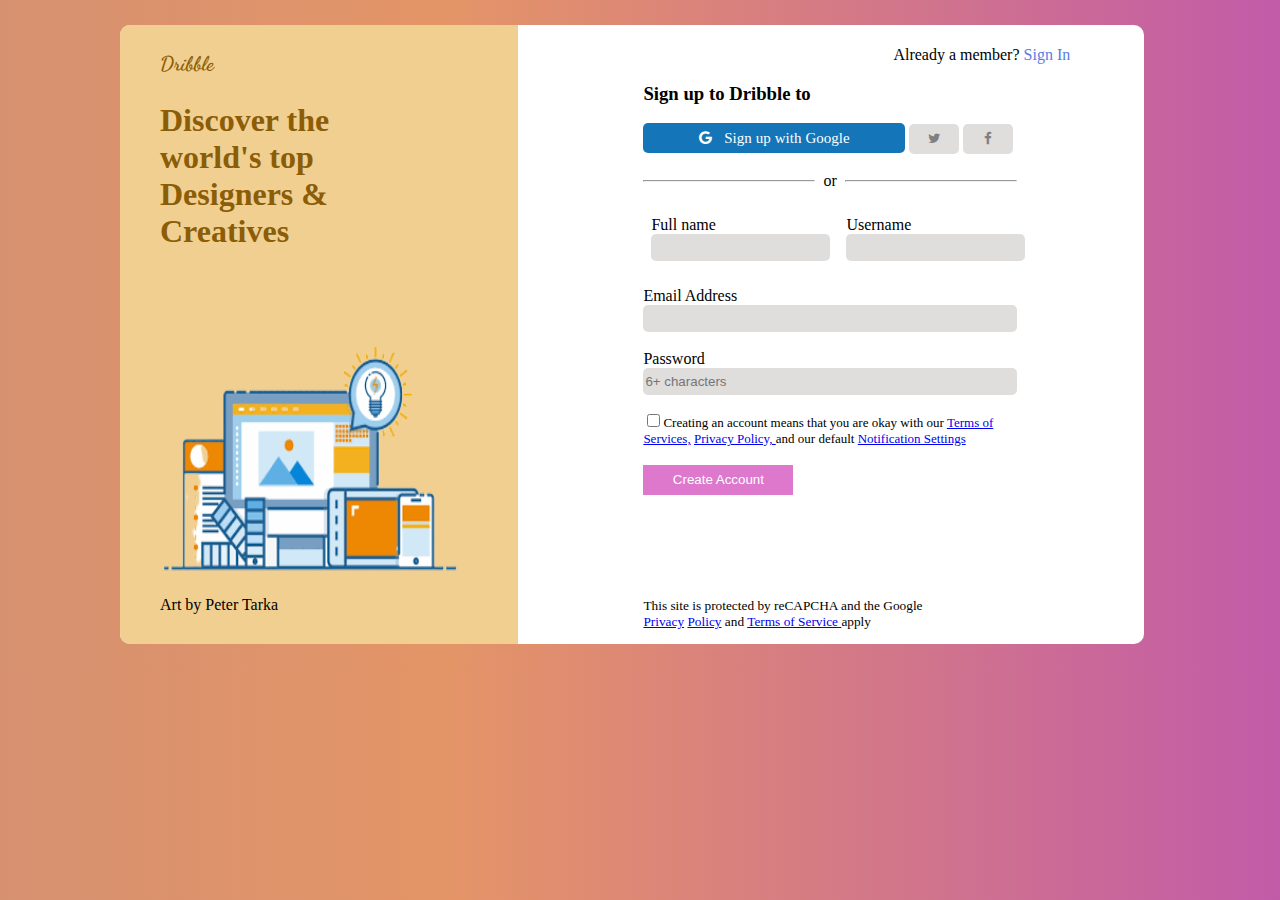
<file: index.html>
<!DOCTYPE html>
<html lang="en">

<head>
    <meta charset="UTF-8">
    <meta http-equiv="X-UA-Compatible" content="IE=edge">
    <meta name="viewport" content="width=device-width, initial-scale=1.0">
    <title>Document</title>
    <link rel="stylesheet" href="style.css">
    <link rel="stylesheet" href="https://cdnjs.cloudflare.com/ajax/libs/font-awesome/4.7.0/css/font-awesome.min.css">
    <link rel="preconnect" href="https://fonts.googleapis.com">
    <link rel="preconnect" href="https://fonts.gstatic.com" crossorigin>
    <link
        href="https://fonts.googleapis.com/css2?family=Dancing+Script:wght@700&family=Outfit:wght@400;700&display=swap"
        rel="stylesheet">
</head>

<body>

    <form action="reload">
        <section class="about">
            <h4>Dribble</h4>
            <h1>Discover the world's top Designers & Creatives</h1>
            <br> <br><br>
            <img src="image/image.png">
            <p class="sign-off">Art by Peter Tarka</p>
        </section>

        <section class="form">
            <p class="heading" id="heading1">
                Already a member? <a href="login.html">Sign In</a>
            </p>
            <div class="sign-up">
                <h3>Sign up to Dribble to </h3>

                <button class="google"><a href="#" class="fa fa-google"> &nbsp; Sign up with Google</a></button>
                <button class="twitter"><a href="#" class="fa fa-twitter"></a></button>
                <button class="facebook"><a href="#" class="fa fa-facebook"></a></button> <br> <br>
            </div>
            <div class="or">
                <div>
                    <hr>
                </div>
                <span> &nbsp; or &nbsp; </span>
                <div>
                    <hr>
                </div>
            </div>

            <div class="name">
                <div class="fname"><br>
                    <label> Full name </label><br>
                    <input type="text">
                </div>
                <div class="uname"><br>
                    <label> Username</label> <br>
                    <input type="text">
                    <br>
                </div>
            </div>

            <div class="details"><br>
                <label>Email Address</label><br>
                <input type="email" name="email" id="email"><br><br>
                <label>Password</label><br>
                <input type="password" name="6+ characters" id="6+ characters" placeholder="6+ characters">
            </div>
            <div id="agreement"> <br>
                <input type="checkbox" name="checkbox" id="checkbox"><label class="policy">Creating an account means
                    that you are
                    okay with our <a href="#">Terms of Services,</a>
                    <a href="#">Privacy Policy, </a> and our default <a href="#">Notification Settings</a>
                </label>
            </div>
            <br>
            <button class="createAccount"><a href="#"></a>Create Account</button>

            <p class="links" id="footer"> This site is protected by reCAPCHA and the Google <a href="#">Privacy</a>
                <a href="#">Policy</a> and <a href="#">Terms of Service </a> apply
            </p>
        </section>

    </form>
</body>

</html>
</file>
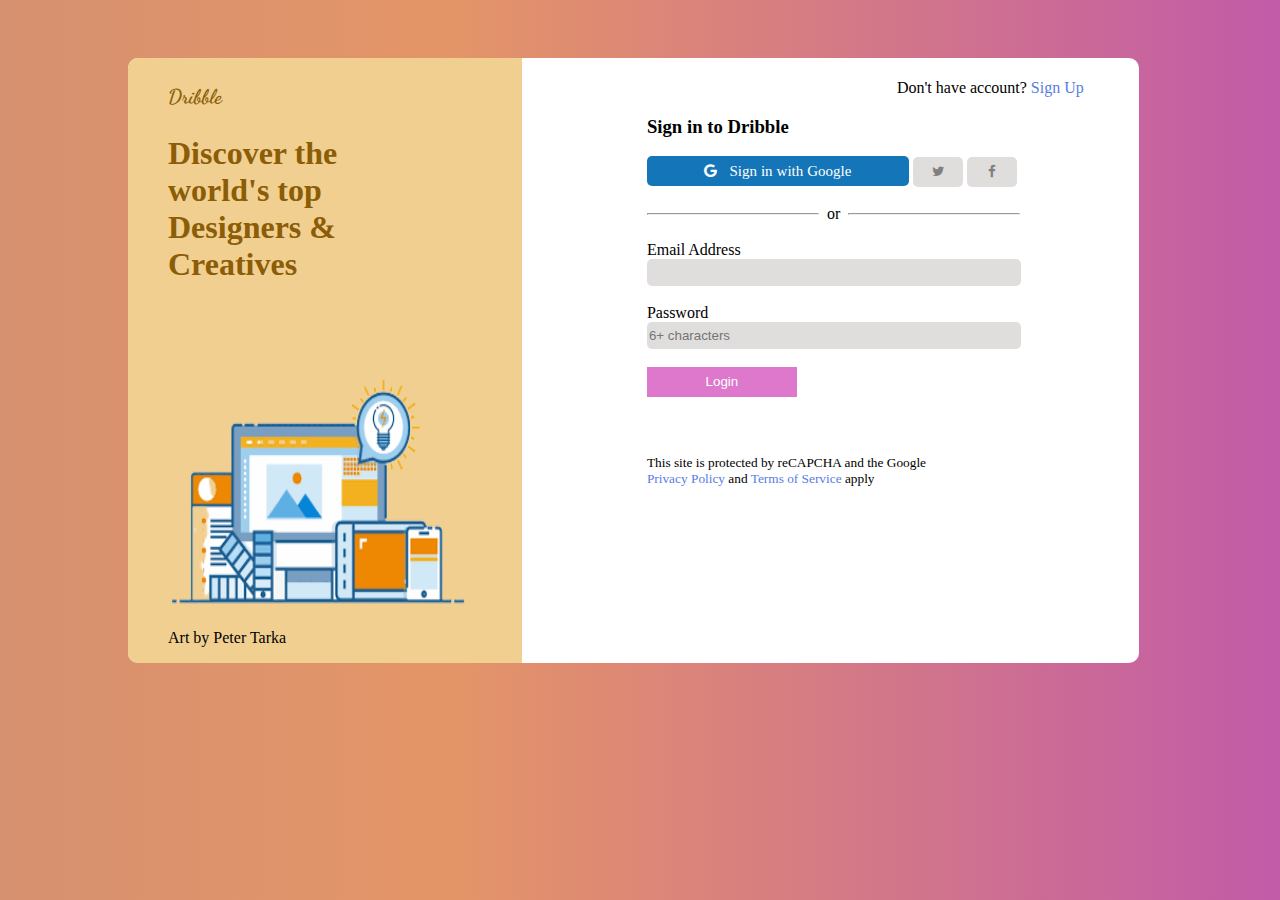
<file: login.html>
<!DOCTYPE html>
<html lang="en">

<head>
    <meta charset="UTF-8">
    <meta http-equiv="X-UA-Compatible" content="IE=edge">
    <meta name="viewport" content="width=device-width, initial-scale=1.0">
    <title>Document</title>
    <link rel="stylesheet" href="login.css">
    <link rel="stylesheet" href="https://cdnjs.cloudflare.com/ajax/libs/font-awesome/4.7.0/css/font-awesome.min.css">
    <link rel="preconnect" href="https://fonts.googleapis.com">
    <link rel="preconnect" href="https://fonts.gstatic.com" crossorigin>
    <link
        href="https://fonts.googleapis.com/css2?family=Dancing+Script:wght@700&family=Outfit:wght@400;700&display=swap"
        rel="stylesheet">
</head>

<body>

    <form action="reload">
        <section class="description">
            <h4>Dribble</h4>
            <h1>Discover the world's top Designers & Creatives</h1>
            <br> <br><br>
            <img src="image/image.png">
            <p>Art by Peter Tarka</p>
        </section>

        <section class="form">
            <p class="links" id="user-status">
                Don't have account? <a href="index.html">Sign Up</a> <br>
            </p>
            <div class="account-details">
                <h3>Sign in to Dribble </h3>

                <button class="google"><a href="#" class="fa fa-google"> &nbsp; Sign in with Google</a></button>
                <button class="twitter"><a href="#" class="fa fa-twitter"></a></button>
                <button class="facebook"><a href="#" class="fa fa-facebook"></a></button> <br> <br>
               
                  <div class="or">
                    <div> <hr> </div>
                    <span> &nbsp; or &nbsp; </span>
                    <div> <hr> </div>
                    </div>


                <div class="details"> <br>
                    <label>Email Address</label> <br>
                    <input type="email" name="" id="">
                </div>
                <div class="details"> <br>
                    <label>Password</label> <br>
                    <input type="password" name="password" id="password" placeholder="6+ characters">
                </div>

                <br>
                <button class="create-account"><a href="#"></a>Login</button>

                <p class="links" id="protection"> This site is protected by reCAPCHA and the Google <a
                        href="#">Privacy</a> <a href="#">Policy</a> and <a href="#">Terms of Service </a> apply</p>
        </section>

    </form>
</body>

</html>
</file>
<file: style.css>
body {

    background: linear-gradient(90deg, rgb(214, 145, 112) 0%, rgb(228, 149, 103) 35%, rgb(194, 91, 168) 100%);
    display: grid;
    padding: opx;
    margin: 0px;

}

form {
    background-color: white;
    max-width: 80%;
    border-radius: 10px;
    margin: 25px 20px 25px 120px;



}

section {
    float: left;

}

.about {
    background-color: rgb(240, 207, 145);
    height: 100%;
    max-width: 35%;
    border-top-left-radius: 10px;
    border-bottom-left-radius: 10px;
    padding-left: 40px;
}
.sign-off{
 padding-top: -620px;

}

h4 {
    font-family: 'dancing script', cursive;
    font-size: 20px;
    color: rgb(139, 93, 6);
}

h1 {
    max-width: 70%;
    color: rgb(139, 93, 6);

}

img {
    width: 300px;
    height: 250px;
}

.form {
    padding: 5px 0px 0px 125px;
}

#heading1 {
    text-align: right;
    margin-left: 250px;
}

.heading a {
    text-decoration: none;
    color: rgb(87, 125, 228);

}

.name {
    display: flex;

}

.fname {
    padding: 8px;
}

.uname {
    padding: 8px;
}



.google {
    background-color: rgb(20, 118, 184);
    border: thistle;
    width: 262px;
    height: 30px;
    border-radius: 5px;
}

.google a {
    color: white;
    text-decoration: none;
    font-size: 15px;
}

.facebook {
    border: thistle;
    background-color: rgb(224, 221, 221);
    width: 50px;
    height: 30px;
    border-radius: 5px;
}

.facebook a {
    text-decoration: none;
    color: grey;
}

.twitter {
    border: thistle;
    background-color: rgb(224, 221, 221);
    width: 50px;
    height: 30px;
    border-radius: 5px;
}

.twitter a {
    text-decoration: none;
    color: grey;
}

.or {
    display: flex;
}

hr {
    width: 170px;

}

.name input {
    border-radius: 5px;
    border: thistle;
    background-color: rgb(224, 221, 221);
    width: 175px;
    height: 25px;
}

.details input {
    border-radius: 5px;
    border: thistle;
    background-color: rgb(224, 221, 221);
    width: 370px;
    height: 25px;
}

#agreement {
    max-width: 400px;
    font-size: small;
}

.createAccount {
    background-color: rgb(221, 120, 204);
    border: white;
    width: 150px;
    height: 30px;
    color: white;
}

#footer {
    font-size: smaller;
    padding-top: 90px;
    max-width: 300px;

}
</file>
<file: login.css>
body {

    background: linear-gradient(90deg, rgb(214, 145, 112) 0%, rgb(228, 149, 103) 35%, rgb(194, 91, 168) 100%);
    display: grid;

}

form {
    background-color: white;
    max-width: 80%;
    border-radius: 10px;
    margin: 50px 20px 0px 120px;



}

section {
    float: left;

}

.description {
    background-color: rgb(240, 207, 145);
    max-width: 35%;
    border-top-left-radius: 10px;
    border-bottom-left-radius: 10px;
    padding-left: 40px;
}

h4 {
    font-family: 'Dancing Script', cursive;
    font-size: 20px;
    color: rgb(139, 93, 6);
}

h1 {
    max-width: 70%;
    color: rgb(139, 93, 6);

}

img {
    width: 300px;
    height: 250px;
}

.form {
    padding: 5px 0px 0px 125px;
}

#user-status {
    text-align: right;
    margin-left: 250px;
}

.name {
    display: flex;
}

.name div {
    padding-right: 15px;
}

.links a {
    text-decoration: none;
    color: rgb(87, 125, 228);

}

.google {
    background-color: rgb(20, 118, 184);
    border: thistle;
    width: 262px;
    height: 30px;
    border-radius: 5px;
}

.google a {
    color: white;
    text-decoration: none;
    font-size: 15px;
}

.facebook {
    border: thistle;
    background-color: rgb(224, 221, 221);
    width: 50px;
    height: 30px;
    border-radius: 5px;
}

.facebook a {
    text-decoration: none;
    color: grey;
}
.twitter {
    border: thistle;
    background-color: rgb(224, 221, 221);
    width: 50px;
    height: 30px;
    border-radius: 5px;
}

.twitter a {
    text-decoration: none;
    color: grey;
}


.or {
    display: flex;
}

hr {
    width: 170px;

}

.name input {
    border-radius: 5px;
    border: thistle;
    background-color: rgb(224, 221, 221);
    width: 175px;
    height: 25px;
}

.details input {
    border-radius: 5px;
    border: thistle;
    background-color: rgb(224, 221, 221);
    width: 370px;
    height: 25px;
}

#agreement {
    max-width: 400px;
    font-size: small;
}

.create-account {
    background-color: rgb(221, 120, 204);
    border: white;
    width: 150px;
    height: 30px;
    color: white;
}

#protection {
    font-size: smaller;
    padding-top: 45px;
    max-width: 300px;

}
</file>
